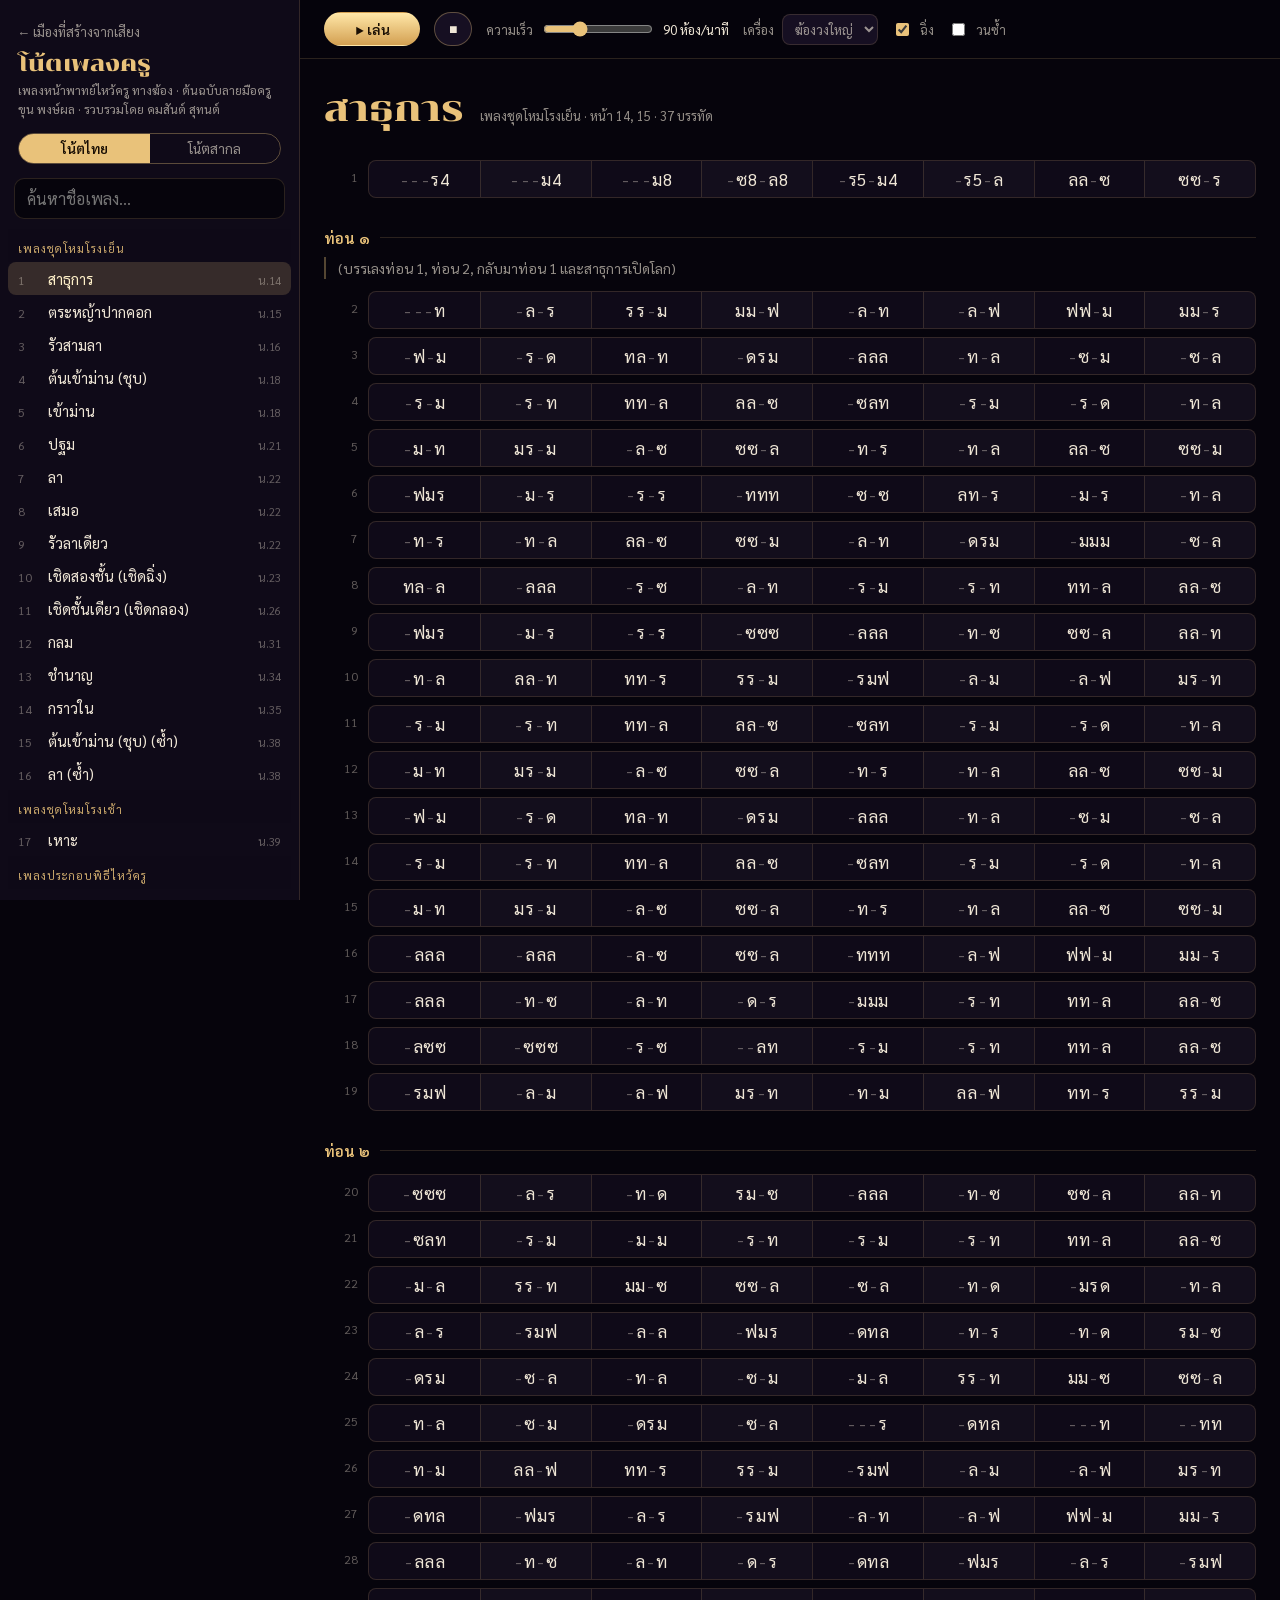
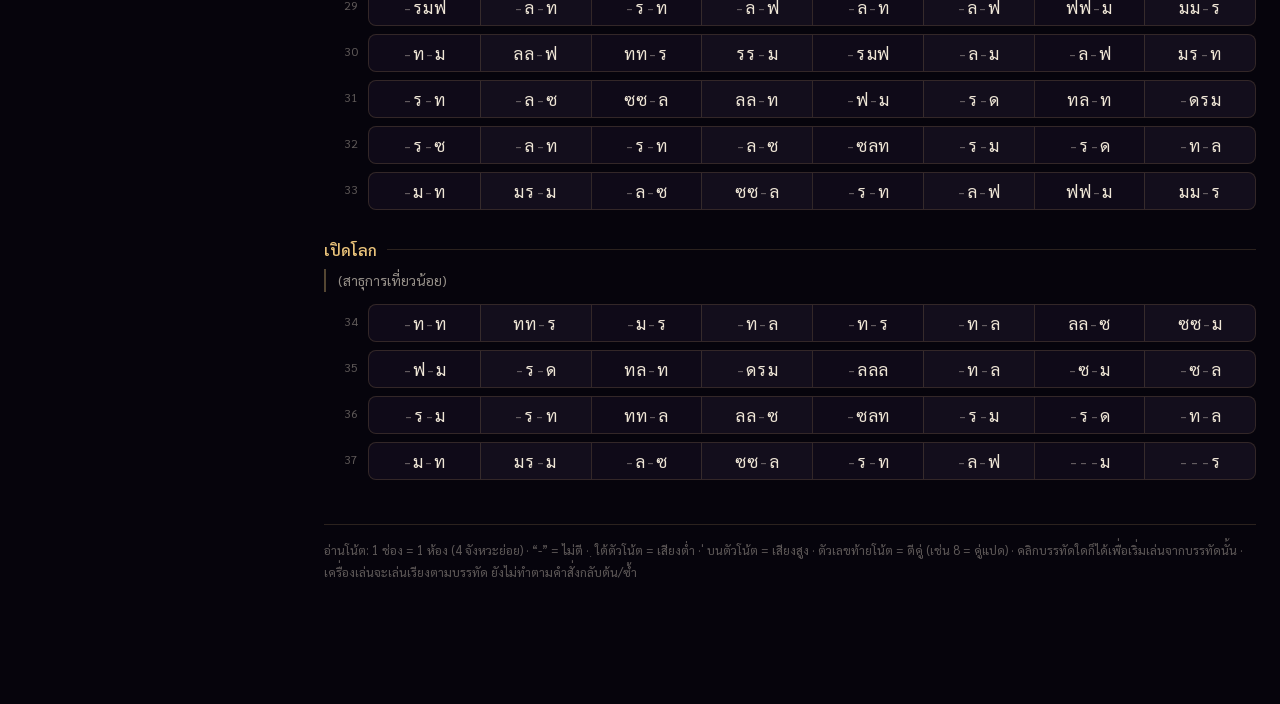
<file: notes.html>
<!doctype html>
<html lang="th">
<head>
<meta charset="utf-8">
<meta name="viewport" content="width=device-width, initial-scale=1, viewport-fit=cover">
<title>โน้ตเพลงครู</title>
<link rel="preconnect" href="https://fonts.googleapis.com">
<link rel="preconnect" href="https://fonts.gstatic.com" crossorigin>
<link href="https://fonts.googleapis.com/css2?family=Chonburi&family=Sarabun:wght@300;400;600&display=swap" rel="stylesheet">
<link rel="stylesheet" href="notes-common.css">
<style>
  .row { display: grid; grid-template-columns: 34px minmax(0, 1fr); gap: 10px; align-items: start;
    padding: 4px 0; cursor: pointer; border-radius: 8px; }
  .row:hover .cells { border-color: var(--gold-dim); }
  .ln { padding-top: 9px; text-align: right; font-size: 12px; color: var(--faint); font-variant-numeric: tabular-nums; }
  .row-body { min-width: 0; }
  .instr, .rmk { font-size: 12.5px; color: var(--gold); opacity: .8; margin: 2px 0 4px; }
  .rmk { margin: 4px 0 0; }
  .cells { display: grid; grid-template-columns: repeat(8, minmax(0, 1fr)); border: 1px solid var(--line);
    border-radius: 8px; overflow: hidden; background: var(--panel); transition: border-color .2s; }
  .cell { padding: 7px 4px; text-align: center; font-size: 17px; letter-spacing: .04em; white-space: nowrap;
    border-left: 1px solid var(--line); transition: background .12s; }
  .cell:nth-child(8n+1) { border-left: 0; }
  .cell:nth-child(2n) { background: rgba(255, 255, 255, .015); }
  .cell.on { background: var(--play); }
  .cell .s { display: inline-block; min-width: .62em; border-radius: 3px; transition: color .08s; }
  .cell .s.rest { color: var(--faint); }
  .cell .s.hit { color: #1a0f04; background: var(--gold-hi); box-shadow: 0 0 10px var(--gold); }
  .cell .echo { font-size: 11px; color: var(--gold); margin-left: 2px; }
  @media (max-width: 620px) {
    .cells { grid-template-columns: repeat(4, minmax(0, 1fr)); }
    .cell:nth-child(4n+1) { border-left: 0; }
    .cell:nth-child(n+5) { border-top: 1px solid var(--line); }
    .row { grid-template-columns: 24px minmax(0, 1fr); gap: 6px; }
  }
</style>
</head>
<body>
<div class="layout">
  <aside>
    <div class="brand">
      <a class="back" href="index.html">← เมืองที่สร้างจากเสียง</a>
      <h1>โน้ตเพลงครู</h1>
      <p>เพลงหน้าพาทย์ไหว้ครู ทางฆ้อง · ต้นฉบับลายมือครูขุน พงษ์ผล · รวบรวมโดย คมสันต์ สุทนต์</p>
      <nav class="views"><a class="on" href="notes.html">โน้ตไทย</a><a href="staff.html">โน้ตสากล</a></nav>
    </div>
    <input class="search" id="search" type="search" placeholder="ค้นหาชื่อเพลง…" autocomplete="off">
    <nav id="songList"></nav>
  </aside>
  <div class="scrim" id="scrim"></div>

  <main>
    <div class="transport">
      <button class="btn menu-btn" id="menuBtn" aria-label="รายการเพลง">☰ เพลง</button>
      <button class="btn primary" id="playBtn">▶ เล่น</button>
      <button class="btn" id="stopBtn" title="หยุดและกลับต้น">■</button>
      <label class="ctl">ความเร็ว
        <input type="range" id="tempo" min="40" max="200" step="5" value="90">
        <span class="tempo-val" id="tempoVal"></span>
      </label>
      <label class="ctl">เครื่อง
        <select id="inst">
          <option value="gong">ฆ้องวงใหญ่</option>
          <option value="ranat">ระนาดเอก</option>
        </select>
      </label>
      <label class="ctl"><input type="checkbox" id="ching" checked> ฉิ่ง</label>
      <label class="ctl"><input type="checkbox" id="loop"> วนซ้ำ</label>
      <span class="pos" id="pos"></span>
    </div>
    <div class="sheet" id="sheet"><div class="empty">กำลังโหลดโน้ต…</div></div>
  </main>
</div>

<script src="notes-common.js"></script>
<script>
const { $, esc } = NK;
let cells = [];   // per measure: { el, row }

const player = NK.createPlayer({
  onVisual(ev, prev) {
    if (prev && prev.mi !== ev?.mi) cells[prev.mi].el.classList.remove('on');
    prev?.slotEl?.classList.remove('hit');
    if (!ev) return;
    const c = cells[ev.mi];
    if (!prev || prev.mi !== ev.mi) {
      c.el.classList.add('on');
      $('pos').textContent = `บรรทัด ${c.row + 1} · ห้อง ${ev.mi + 1}/${cells.length}`;
      const r = c.el.getBoundingClientRect();
      if (r.top < 90 || r.bottom > innerHeight - 40) c.el.scrollIntoView({ block: 'center', behavior: 'smooth' });
    }
    ev.slotEl?.classList.add('hit');
  },
  onStop() { $('pos').textContent = ''; },
});

function showSong(s) {
  player.stop();   // clear highlights while the old song's cells still exist
  cells = [];
  const measures = [];
  let html = `<div class="song-h"><h2>${esc(s.title)}</h2>
    <span class="meta">${esc(s.group)} · หน้า ${s.pages.join(', ')} · ${s.note_line_count} บรรทัด</span></div>`;
  if (s.heading !== s.title) html += `<p class="heading-note">${esc(s.heading)}</p>`;
  let row = 0;
  for (const sec of s.sections) {
    html += `<div class="section">${sec.name ? `<h3>${esc(sec.name)}</h3>` : ''}`;
    for (const it of sec.items) {
      if (it.type === 'text') { html += `<p class="txt">${esc(it.text)}</p>`; continue; }
      const first = measures.length;
      let cellHtml = '';
      for (const tok of it.measures) {
        const m = NK.parseMeasure(tok), mi = measures.length;
        measures.push({ ...m, row });
        cellHtml += `<div class="cell" id="m${mi}">` +
          m.slots.map((sl, k) => `<span class="s${sl.deg == null ? ' rest' : ''}" data-k="${k}">${esc(sl.text)}</span>`).join('') +
          (m.echo ? '<span class="echo">ล้อ</span>' : '') + '</div>';
      }
      html += `<div class="row" data-start="${first}">
        <div class="ln">${it.line ?? ''}</div>
        <div class="row-body">${it.instruction ? `<div class="instr">${esc(it.instruction)}</div>` : ''}
          <div class="cells">${cellHtml}</div>${it.remarks ? `<div class="rmk">${esc(it.remarks)}</div>` : ''}</div></div>`;
      row++;
    }
    html += '</div>';
  }
  html += `<div class="legend">อ่านโน้ต: 1 ช่อง = 1 ห้อง (4 จังหวะย่อย) · “-” = ไม่ตี · ฺ ใต้ตัวโน้ต = เสียงต่ำ · ่ บนตัวโน้ต = เสียงสูง ·
    ตัวเลขท้ายโน้ต = ตีคู่ (เช่น 8 = คู่แปด) · คลิกบรรทัดใดก็ได้เพื่อเริ่มเล่นจากบรรทัดนั้น ·
    เครื่องเล่นจะเล่นเรียงตามบรรทัด ยังไม่ทำตามคำสั่งกลับต้น/ซ้ำ</div>`;
  $('sheet').innerHTML = html;
  document.title = s.title + ' · โน้ตเพลงครู';

  // Events: one per slot, so rests still move the highlight. (ล้อ) measures are answered once more, softer.
  const events = [];
  let t = 0;
  measures.forEach((m, mi) => {
    const el = document.getElementById('m' + mi);
    cells.push({ el, row: m.row });
    for (const vel of m.echo ? [1, 0.55] : [1]) {
      const n = Math.max(m.slots.length, 1);
      m.slots.forEach((sl, k) => events.push({
        at: t + k / n, pitches: NK.pitchesOf(sl), vel, mi,
        slotEl: sl.deg == null ? null : el.querySelector(`[data-k="${k}"]`),
        first: k === 0 && vel === 1,
      }));
      t++;
    }
  });
  player.load(events, t);
  // clicking a row plays from its first measure
  $('sheet').onclick = e => {
    const r = e.target.closest('.row'); if (!r) return;
    const mi = +r.dataset.start;
    player.play(events.findIndex(ev => ev.mi === mi && ev.first));
  };
}

NK.initControls();
NK.initShell({ onSong: showSong });
</script>
</body>
</html>
</file>
<file: notes-common.css>
/* Shared shell for notes.html (โน้ตไทย) and staff.html (โน้ตสากล) */
:root {
  --bg: #06040c;
  --panel: #0f0a18;
  --panel-2: #160f22;
  --line: rgba(233, 194, 122, .16);
  --gold: #e9c27a;
  --gold-hi: #fff1c9;
  --gold-dim: rgba(233, 194, 122, .35);
  --text: #efe6d6;
  --muted: rgba(239, 230, 214, .62);
  --faint: rgba(239, 230, 214, .38);
  --play: rgba(233, 194, 122, .18);
}
* { box-sizing: border-box; }
html, body { margin: 0; background: var(--bg); color: var(--text);
  font-family: "Sarabun", system-ui, sans-serif; -webkit-tap-highlight-color: transparent; }
button, input, select { font: inherit; color: inherit; }
.layout { display: grid; grid-template-columns: 300px minmax(0, 1fr); min-height: 100vh; }

/* ---------- sidebar ---------- */
aside { position: sticky; top: 0; height: 100vh; display: flex; flex-direction: column;
  background: var(--panel); border-right: 1px solid var(--line); }
.brand { padding: 20px 18px 14px; }
.back { display: inline-block; margin-bottom: 10px; font-size: 13px; color: var(--muted); text-decoration: none; }
.back:hover { color: var(--gold); }
.brand h1 { margin: 0; font: 400 22px "Chonburi", serif; color: var(--gold); }
.brand p { margin: 4px 0 0; font-size: 12.5px; color: var(--muted); line-height: 1.5; }
.views { display: flex; margin-top: 14px; border: 1px solid var(--gold-dim); border-radius: 999px; overflow: hidden; }
.views a { flex: 1; text-align: center; padding: 6px 8px; font-size: 13.5px; color: var(--muted); text-decoration: none; }
.views a:hover { color: var(--gold-hi); }
.views a.on { background: var(--gold); color: #1a0f04; font-weight: 600; }
.search { margin: 0 14px 10px; padding: 9px 12px; border-radius: 10px; border: 1px solid var(--line);
  background: var(--bg); outline: none; }
.search:focus { border-color: var(--gold-dim); }
#songList { flex: 1; overflow-y: auto; padding: 0 8px 24px; }
.group-h { position: sticky; top: 0; background: var(--panel); padding: 12px 10px 6px;
  font-size: 11.5px; letter-spacing: .08em; color: var(--gold); opacity: .85; }
.song-btn { display: flex; gap: 10px; align-items: baseline; width: 100%; text-align: left; border: 0;
  background: none; padding: 7px 10px; border-radius: 8px; cursor: pointer; font-size: 15px; scroll-margin: 40px 0 8px; }
.song-btn:hover { background: var(--panel-2); }
.song-btn.active { background: var(--play); color: var(--gold-hi); }
.song-btn .no { font-size: 12px; color: var(--faint); min-width: 20px; font-variant-numeric: tabular-nums; }
.song-btn .pg { margin-left: auto; font-size: 11.5px; color: var(--faint); white-space: nowrap; }

/* ---------- main ---------- */
main { min-width: 0; }
.scrim { display: none; }
.transport { position: sticky; top: 0; z-index: 5; display: flex; flex-wrap: wrap; align-items: center; gap: 10px 14px;
  padding: 12px 24px; background: rgba(6, 4, 12, .92); backdrop-filter: blur(8px); border-bottom: 1px solid var(--line); }
.transport .menu-btn { display: none; }
.btn { border: 1px solid var(--gold-dim); background: var(--panel-2); border-radius: 999px; padding: 7px 14px;
  cursor: pointer; font-size: 14px; display: inline-flex; align-items: center; gap: 6px; }
.btn:hover { border-color: var(--gold); }
.btn.primary { background: linear-gradient(180deg, #ffe7a8, #d3a052); color: #1a0f04; border-color: transparent; font-weight: 600; min-width: 96px; justify-content: center; }
.ctl { display: inline-flex; align-items: center; gap: 8px; font-size: 13px; color: var(--muted); }
.ctl select { background: var(--panel-2); border: 1px solid var(--line); border-radius: 8px; padding: 5px 8px; }
.ctl input[type=range] { width: 110px; accent-color: var(--gold); }
.ctl input[type=checkbox] { accent-color: var(--gold); }
.tempo-val { min-width: 54px; font-variant-numeric: tabular-nums; color: var(--text); }
.pos { margin-left: auto; font-size: 13px; color: var(--muted); font-variant-numeric: tabular-nums; }

.sheet { padding: 28px 24px 120px; max-width: 1100px; }
.song-h { display: flex; flex-wrap: wrap; align-items: baseline; gap: 6px 16px; }
.song-h h2 { margin: 0; font: 400 clamp(26px, 4vw, 36px) "Chonburi", serif; color: var(--gold); }
.meta { font-size: 13px; color: var(--muted); }
.heading-note { margin: 6px 0 0; color: var(--muted); font-size: 14px; }
.section { margin-top: 26px; }
.section h3 { margin: 0 0 10px; font: 600 15px "Sarabun", sans-serif; color: var(--gold);
  display: flex; align-items: center; gap: 10px; }
.section h3::after { content: ""; flex: 1; height: 1px; background: var(--line); }
.txt { margin: 8px 0; padding-left: 12px; border-left: 2px solid var(--gold-dim); color: var(--muted); font-size: 14px; line-height: 1.6; }
.empty { padding: 80px 24px; color: var(--muted); text-align: center; line-height: 1.8; }
.empty code { color: var(--gold); }
.legend { margin-top: 40px; padding-top: 14px; border-top: 1px solid var(--line); font-size: 12.5px; color: var(--faint); line-height: 1.8; }

@media (max-width: 860px) {
  .layout { grid-template-columns: minmax(0, 1fr); }
  aside { position: fixed; z-index: 20; inset: 0 auto 0 0; width: min(320px, 86vw); transform: translateX(-100%);
    transition: transform .25s ease; box-shadow: 0 0 40px rgba(0,0,0,.7); }
  body.drawer aside { transform: none; }
  .scrim { position: fixed; inset: 0; z-index: 15; background: rgba(0,0,0,.5); }
  body.drawer .scrim { display: block; }
  .transport .menu-btn { display: inline-flex; }
  .transport { padding: 10px 16px; }
  .sheet { padding: 20px 16px 100px; }
  .pos { margin-left: 0; width: 100%; }
}
@media (max-width: 620px) {
  .ctl input[type=range] { width: 90px; }
}
</file>
